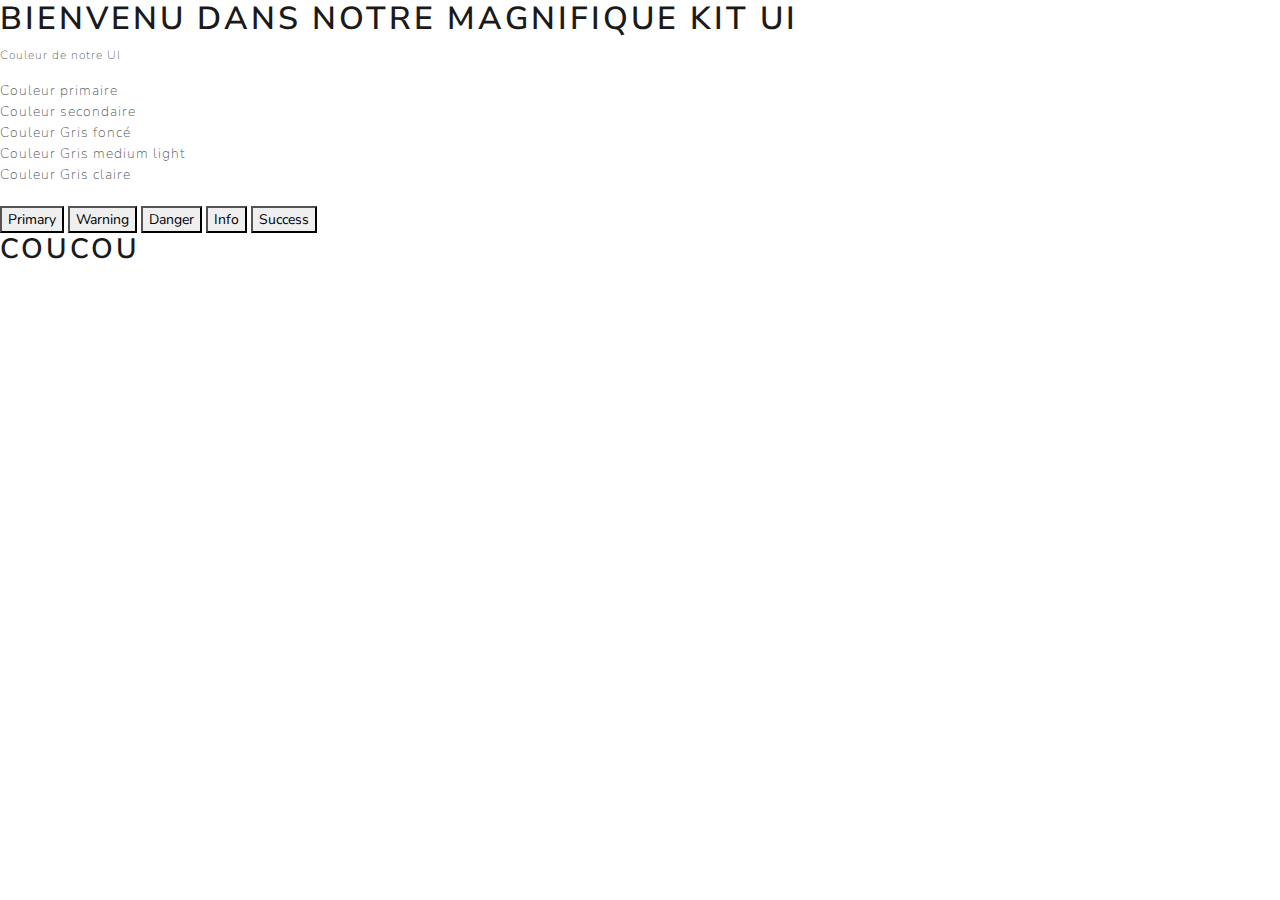
<file: index.html>
<!DOCTYPE html>
<html lang="en">
  <head>
    <meta charset="UTF-8" />
    <meta name="viewport" content="width=device-width, initial-scale=1.0" />
    <link rel="stylesheet" href="style.css" />
    <title>Document</title>
  </head>
  <body>
    <h1>Bienvenu dans notre magnifique kit UI</h1>
    <div class="box-couleur">
      <p>Couleur de notre UI</p>
      <div class="Couleur_primary Small-box">Couleur primaire</div>
      <div class="Couleur_secondary Small-box">Couleur secondaire</div>
      <div class="Couleur_gris-dark Small-box">Couleur Gris foncé</div>
      <div class="Couleur_gris-medium-light Small-box">
        Couleur Gris medium light
      </div>
      <div class="Couleur_gris-light Small-box">Couleur Gris claire</div>
    </div>
    <br />
    <button class="button button-primary">Primary</button>
    <button class="button button-warning">Warning</button>
    <button class="button button-danger">Danger</button>
    <button class="button button-info">Info</button>
    <button class="button button-success">Success</button>
    <h2>Coucou</h2>
  </body>
</html>
</file>
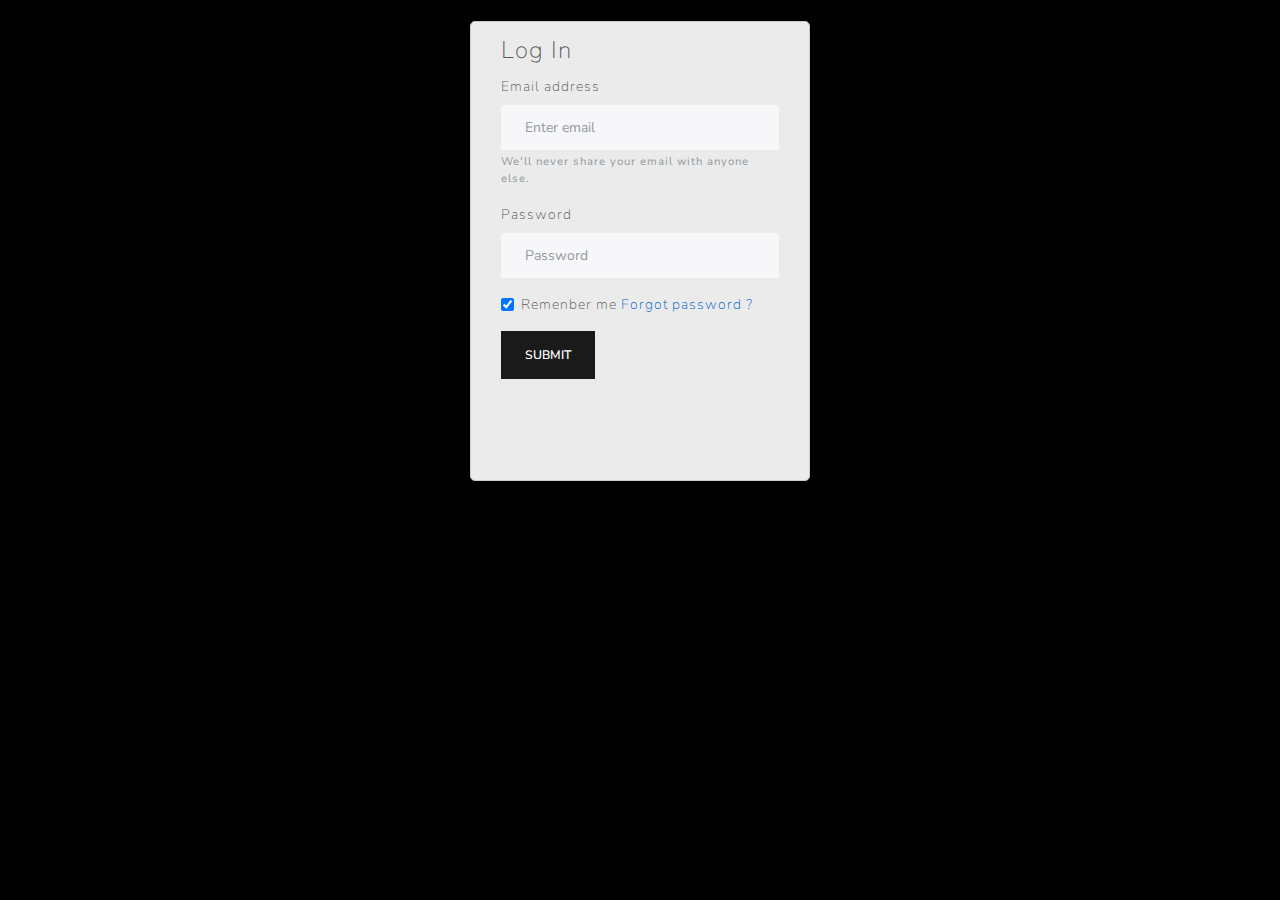
<file: authentification_form_Log-in.html>
<!DOCTYPE html>
<html lang="en">
  <head>
    <meta charset="UTF-8" />
    <meta name="viewport" content="width=device-width, initial-scale=1.0" />
    <link rel="stylesheet" href="style.css" />

    <title>Document</title>
  </head>
  <body class="form-color">
    <br />
    <div class="main-block-form">
      <form>
        <fieldset>
          <legend>Log In</legend>

          <div class="form-group">
            <label for="exampleInputEmail1">Email address</label>
            <input
              type="text"
              class="form-control"
              id="exampleInputEmail1"
              aria-describedby="emailHelp"
              placeholder="Enter email"
            />
            <small id="emailHelp" class="form-text text-muted"
              >We'll never share your email with anyone else.</small
            >
          </div>
          <div class="form-group">
            <label for="exampleInputPassword1">Password</label>
            <input
              type="password"
              class="form-control"
              id="exampleInputPassword1"
              placeholder="Password"
            />
          </div>
          <fieldset class="form-group">
            <div class="form-check">
              <label class="form-check-label">
                <input
                  class="form-check-input"
                  type="checkbox"
                  value=""
                  checked=""
                />
                Remenber me
              </label>
              <a href="forgot-password.html" style="color: #005cc8;"
                >Forgot password ?</a
              >
            </div>
          </fieldset>
          <button type="submit" class="btn btn-primary">Submit</button>
        </fieldset>
        <link />
      </form>
    </div>
  </body>
</html>
</file>
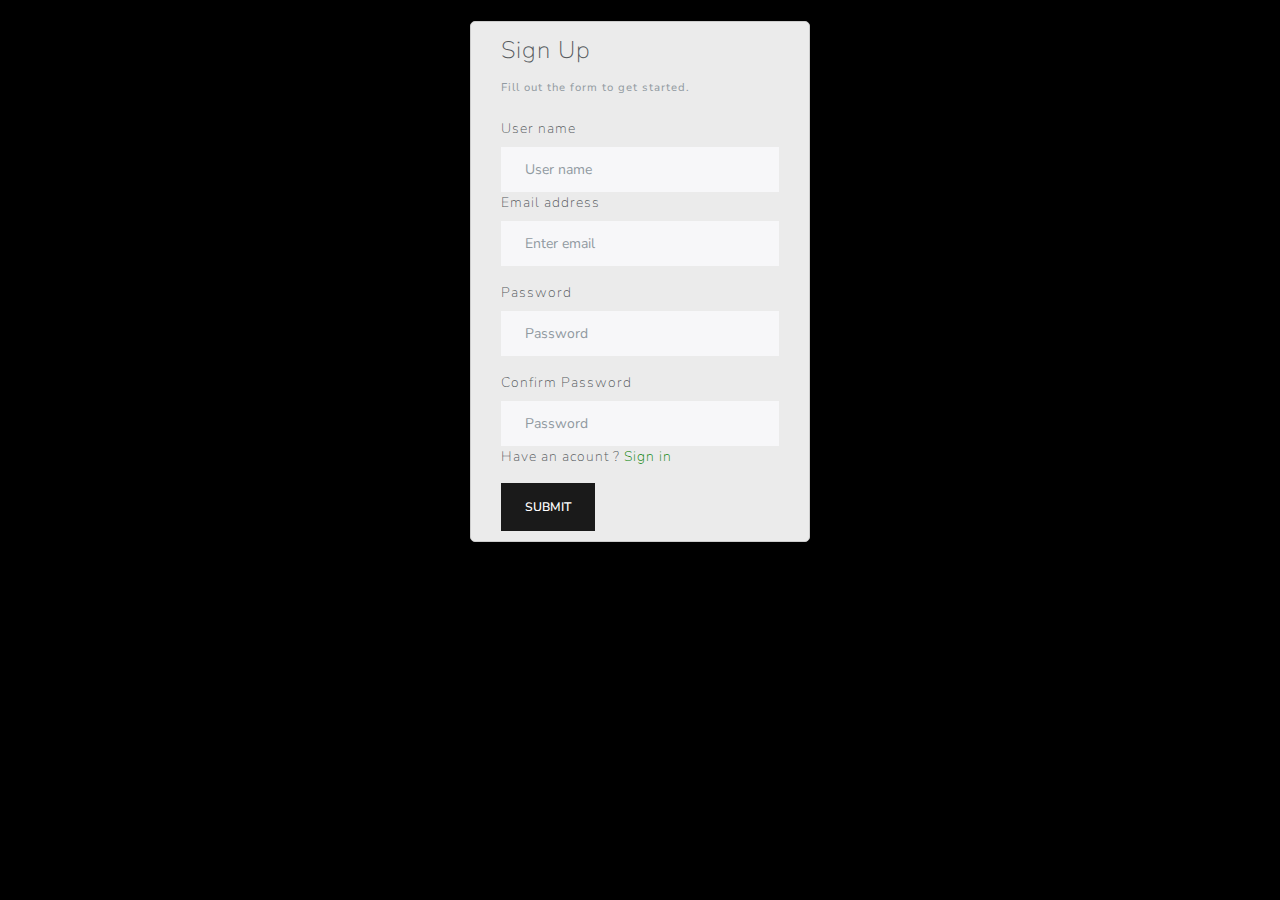
<file: authentification_form_Sign-up.html>
<!DOCTYPE html>
<html lang="en">
  <head>
    <meta charset="UTF-8" />
    <meta name="viewport" content="width=device-width, initial-scale=1.0" />
    <link rel="stylesheet" href="style.css">

    <title>Document</title>
  </head>
  <body class="form-color">
      <br/>
    <div class="main-block-form">
    <form >
      <fieldset>
        <legend>Sign Up</legend>
        <small id="emailHelp" class="form-text text-muted"
        >Fill out the form to get started.</small
      >
      <br/>
        <div class="form-group">
            <label for="exampleInputEmail1">User name</label>
            <input
              type="text"
              class="form-control"
              id="exampleInputEmail1"
              aria-describedby="emailHelp"
              placeholder="User name"
            />
          <label for="exampleInputEmail1">Email address</label>
         
          <input
            type="text"
            class="form-control"
            id="exampleInputEmail1"
            aria-describedby="emailHelp"
            placeholder="Enter email"
          />
       
         
        </div>
        <div class="form-group">
          <label for="exampleInputPassword1">Password</label>
          <input
            type="password"
            class="form-control"
            id="exampleInputPassword1"
            placeholder="Password"
          />
        </div>
        <div class="form-group">
          <label for="exampleInputPassword1">Confirm Password</label>
          <input
            type="password"
            class="form-control"
            id="exampleInputPassword1"
            placeholder="Password"
          />
          <div>
              <labe>Have an acount ?</label>
              <a href="authentification_form_Log-in.html" style="color:green">Sign in </a>
          </div>
        </div>
        <button type="submit" class="btn btn-primary">Submit</button>
      </fieldset>
    </form>
  </div>
  </body>
</html>
</file>
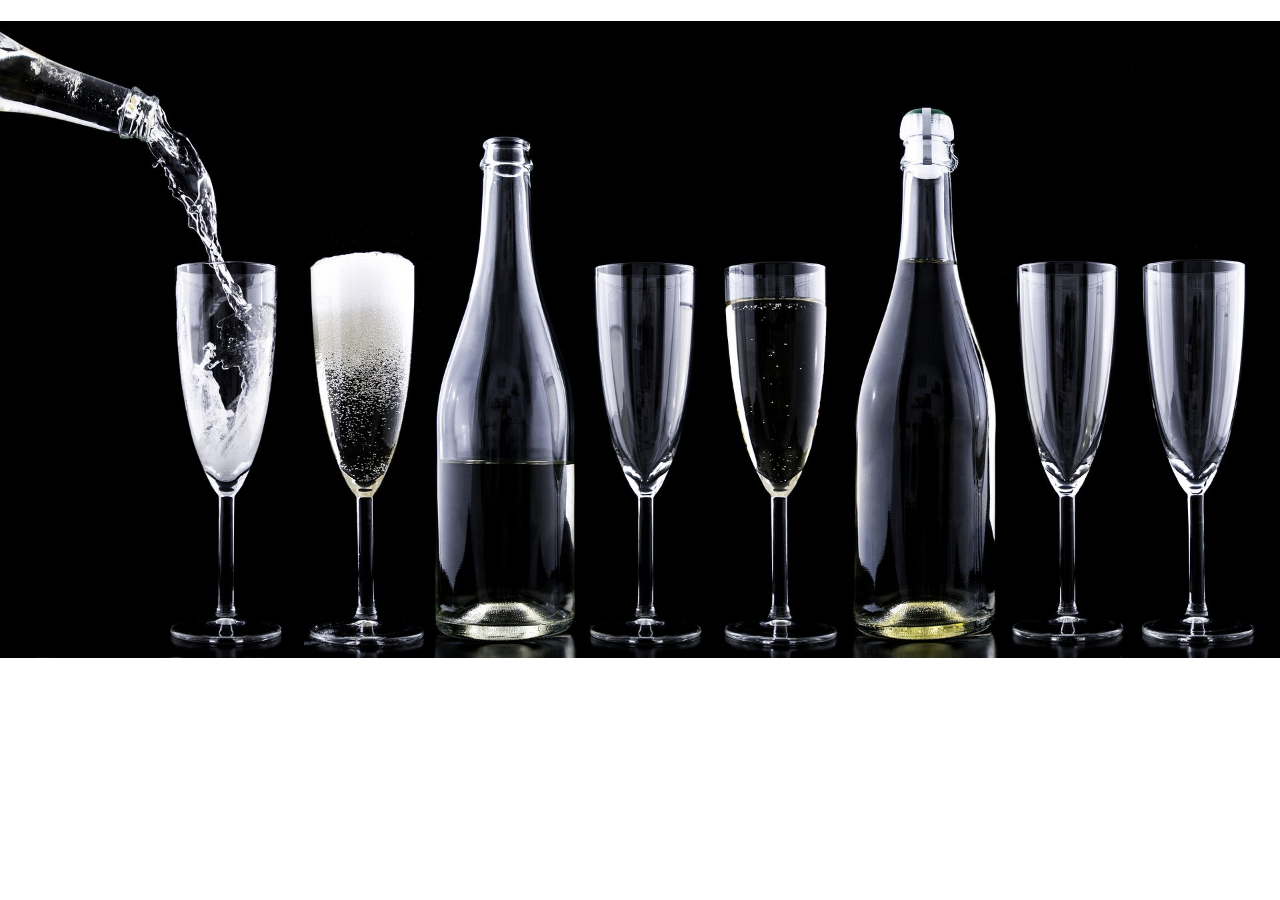
<file: banner.html>
<!DOCTYPE html>
<html lang="en">
  <head>
    <meta charset="UTF-8" />
    <meta name="viewport" content="width=device-width, initial-scale=1.0" />
    <link rel="stylesheet" href="style.css" />

    <title>Document</title>
  </head>
  <body>
    <br />
    <div>
      <img
        style="height: 100%; width: 100%; display: block;"
        src="img/ch.jpg"
        alt="Champ image"
      />
    </div>
  </body>
</html>
</file>
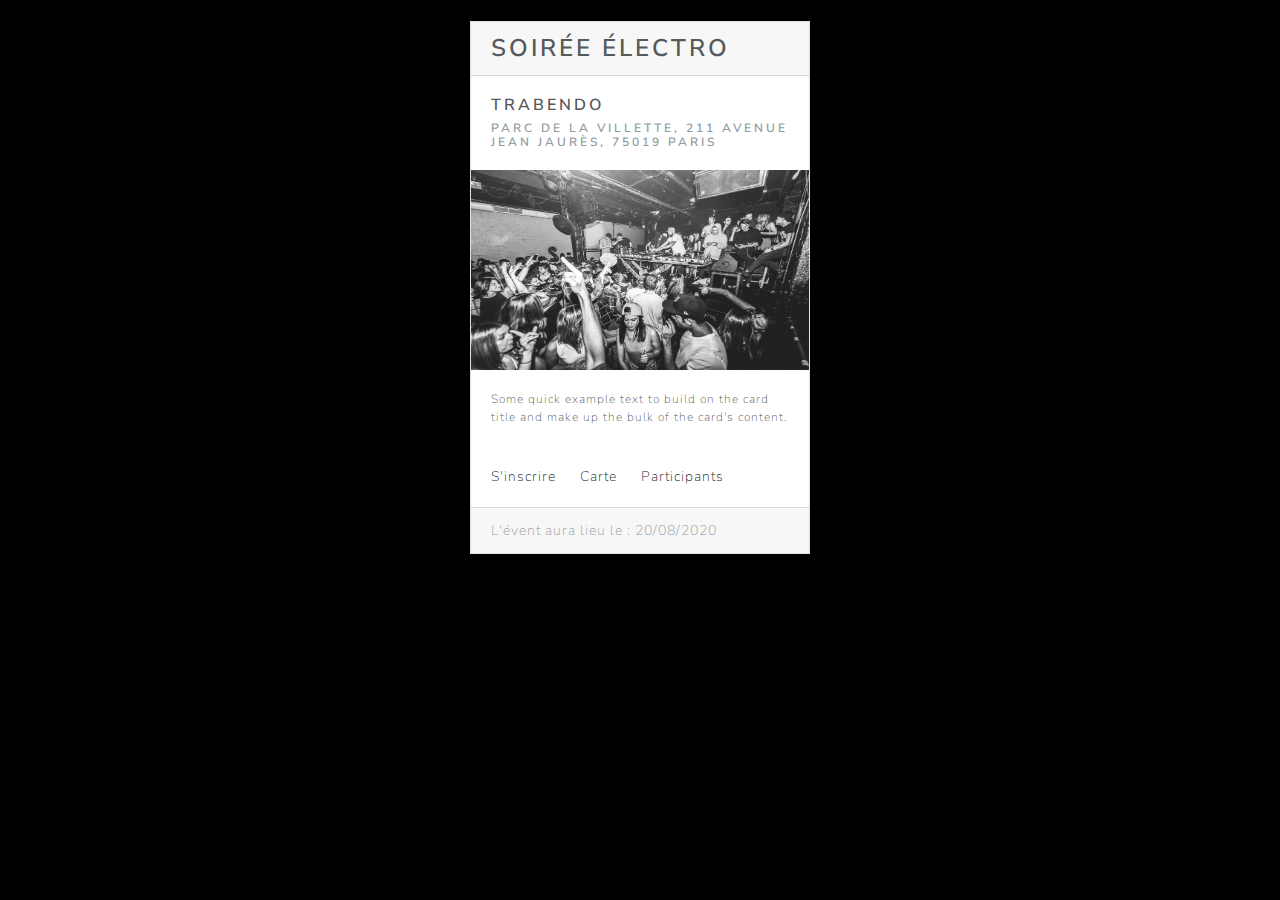
<file: event_1-card.html>
<!DOCTYPE html>
<html lang="en">
  <head>
    <meta charset="UTF-8" />
    <meta name="viewport" content="width=device-width, initial-scale=1.0" />
    <link rel="stylesheet" href="style.css" />
    <title>Document</title>
  </head>
  <body class="card-block-form">
    <br />
    <div class="card mb-3">
      <h3 class="card-header">Soirée électro</h3>
      <div class="card-body">
        <h5 class="card-title">Trabendo</h5>
        <h6 class="card-subtitle text-muted">
          Parc de la Villette, 211 Avenue Jean Jaurès, 75019 Paris
        </h6>
      </div>
      <img
        style="height: 200px; width: 100%; display: block;"
        src="img/event-exemple.jpg"
        alt="Card image"
      />
      <div class="card-body">
        <p class="card-text">
          Some quick example text to build on the card title and make up the
          bulk of the card's content.
        </p>
      </div>
      <div class="card-body">
        <a href="#" class="card-link">S'inscrire</a>
        <a href="#" class="card-link">Carte</a>
        <a href="participants_card.html" class="card-link">Participants</a>
      </div>
      <div class="card-footer text-muted">
        L'évent aura lieu le : 20/08/2020
      </div>
    </div>
  </body>
</html>
</file>
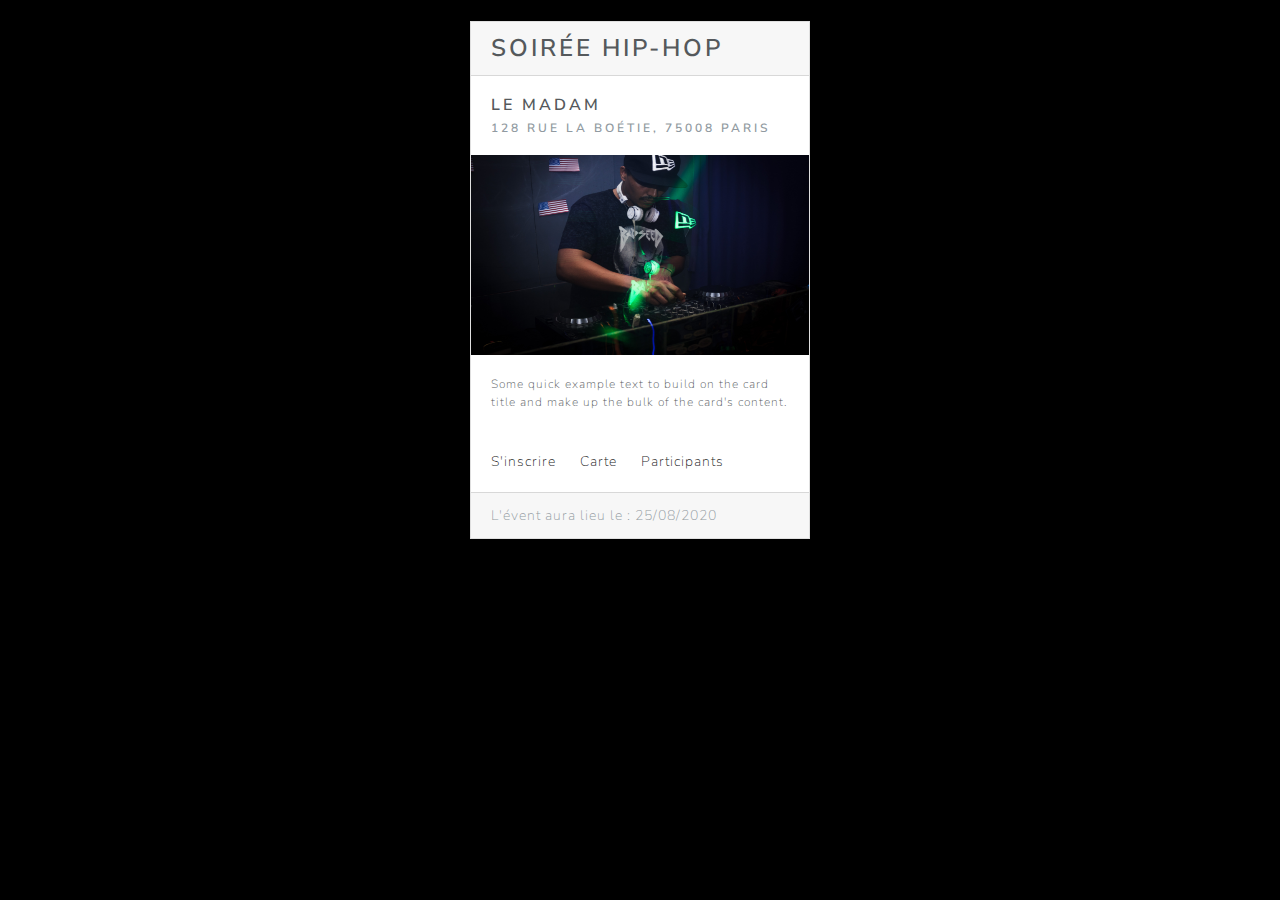
<file: event_2-card.html>
<!DOCTYPE html>
<html lang="en">
  <head>
    <meta charset="UTF-8" />
    <meta name="viewport" content="width=device-width, initial-scale=1.0" />
    <link rel="stylesheet" href="style.css" />
    <title>Document</title>
  </head>
  <body class="card-block-form">
    <br />
    </div>
    <div class="card mb-3">
      <h3 class="card-header">Soirée Hip-Hop</h3>
      <div class="card-body">
        <h5 class="card-title">Le Madam</h5>
        <h6 class="card-subtitle text-muted">
          128 Rue la Boétie, 75008 Paris
        </h6>
      </div>
      <img
        style="height: 200px; width: 100%; display: block;"
        src="img/hip-hop.jpg"
        alt="Card image"
      />
      <div class="card-body">
        <p class="card-text">
          Some quick example text to build on the card title and make up the
          bulk of the card's content.
        </p>
      </div>
      <div class="card-body">
        <a href="#" class="card-link">S'inscrire</a>
        <a href="#" class="card-link">Carte</a>
        <a href="participants_card.html" class="card-link">Participants</a>
      </div>
      <div class="card-footer text-muted">
        L'évent aura lieu le : 25/08/2020
      </div>
    </div>
    <!-- <div class="card">
      <div class="card-body">
        <h4 class="card-title">Card title</h4>
        <h6 class="card-subtitle mb-2 text-muted">Card subtitle</h6>
        <p class="card-text">
          Some quick example text to build on the card title and make up the
          bulk of the card's content.
        </p>
        <a href="#" class="card-link">Card link</a>
        <a href="#" class="card-link">Another link</a>
      </div>
    </div> -->
  </body>
</html>
</file>
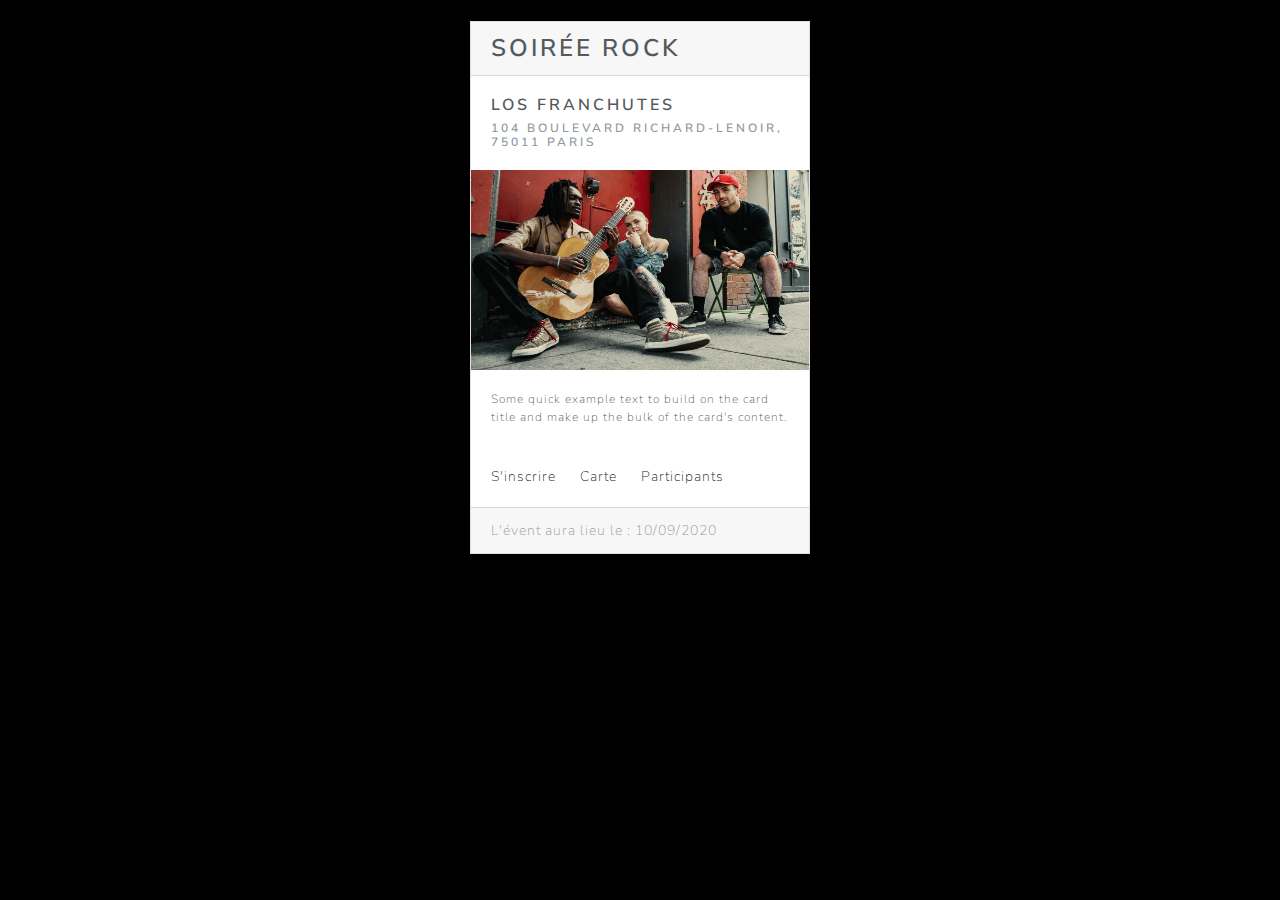
<file: event_3-card.html>
<!DOCTYPE html>
<html lang="en">
  <head>
    <meta charset="UTF-8" />
    <meta name="viewport" content="width=device-width, initial-scale=1.0" />
    <link rel="stylesheet" href="style.css" />
    <!-- <link rel="stylesheet" href="bootstrap.css" /> -->
    <title>Document</title>
  </head>
  <body class="card-block-form">
    <br />
    <div class="card mb-3">
      <h3 class="card-header">Soirée Rock</h3>
      <div class="card-body">
        <h5 class="card-title">Los Franchutes</h5>
        <h6 class="card-subtitle text-muted">
          104 Boulevard Richard-Lenoir, 75011 Paris
        </h6>
      </div>
      <img
        style="height: 200px; width: 100%; display: block;"
        src="img/rock.jpg"
        alt="Card image"
      />
      <div class="card-body">
        <p class="card-text">
          Some quick example text to build on the card title and make up the
          bulk of the card's content.
        </p>
      </div>
      <div class="card-body">
        <a href="#" class="card-link">S'inscrire</a>
        <a href="#" class="card-link">Carte</a>
        <a href="participants_card.html" class="card-link">Participants</a>
      </div>
      <div class="card-footer text-muted">
        L'évent aura lieu le : 10/09/2020
      </div>
    </div>
  </body>
</html>
</file>
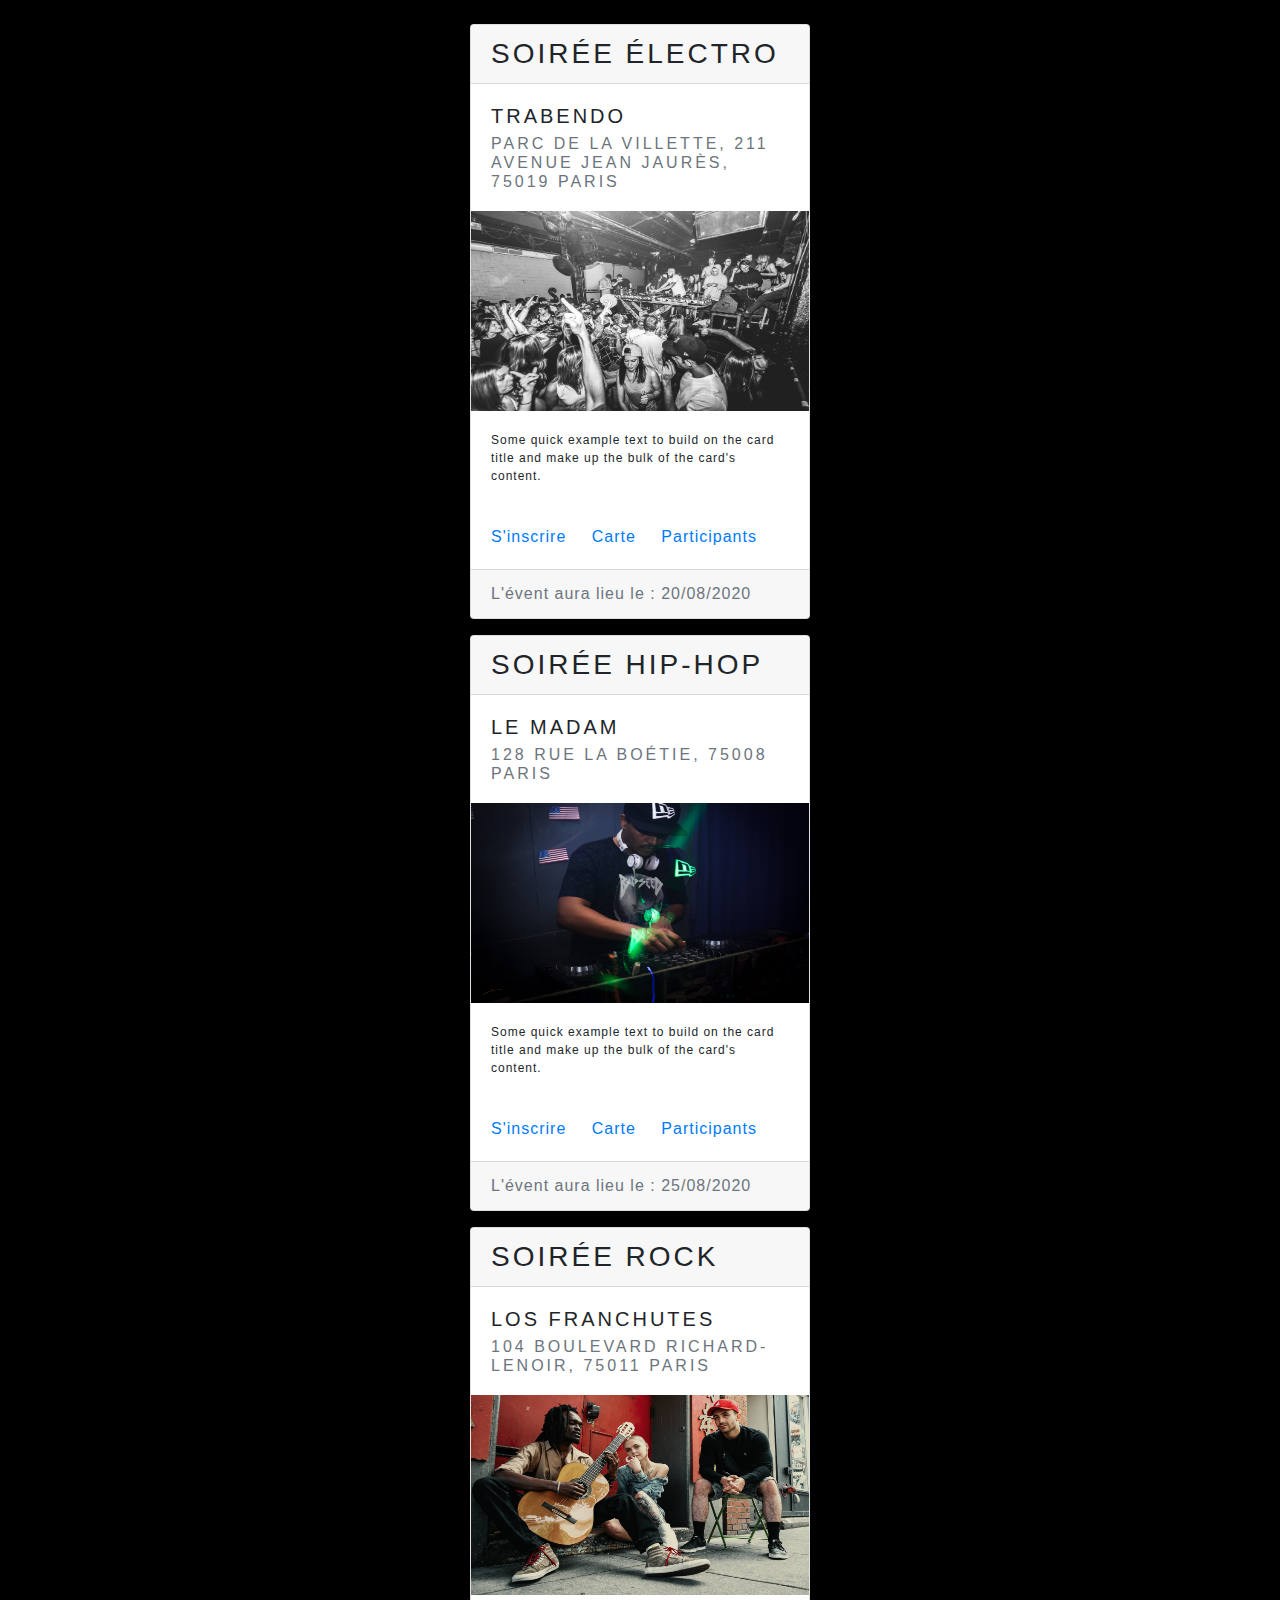
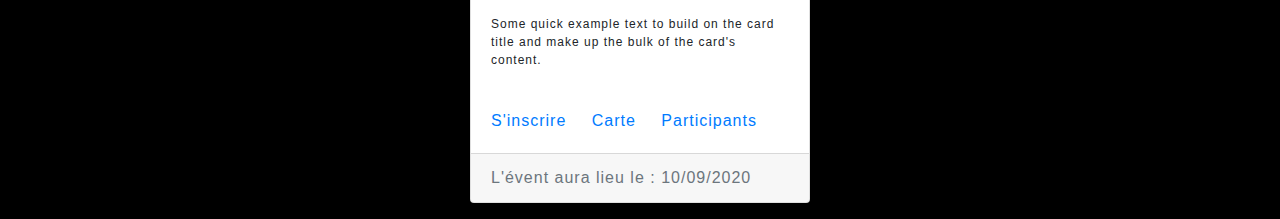
<file: events_card.html>
<!DOCTYPE html>
<html lang="en">
  <head>
    <meta charset="UTF-8" />
    <meta name="viewport" content="width=device-width, initial-scale=1.0" />
    <link rel="stylesheet" href="style.css" />
    <link
      rel="stylesheet"
      href="https://maxcdn.bootstrapcdn.com/bootstrap/4.0.0/css/bootstrap.min.css"
      integrity="sha384-Gn5384xqQ1aoWXA+058RXPxPg6fy4IWvTNh0E263XmFcJlSAwiGgFAW/dAiS6JXm"
      crossorigin="anonymous"
    />

    <title>Document</title>
  </head>
  <body class="card-block-form">
    <br />
    <div class="events-container">
      <div class="card mb-3">
        <h3 class="card-header">Soirée électro</h3>
        <div class="card-body">
          <h5 class="card-title">Trabendo</h5>
          <h6 class="card-subtitle text-muted">
            Parc de la Villette, 211 Avenue Jean Jaurès, 75019 Paris
          </h6>
        </div>
        <img
          style="height: 200px; width: 100%; display: block;"
          src="img/event-exemple.jpg"
          alt="Card image"
        />
        <div class="card-body">
          <p class="card-text">
            Some quick example text to build on the card title and make up the
            bulk of the card's content.
          </p>
        </div>
        <div class="card-body">
          <a href="#" class="card-link">S'inscrire</a>
          <a href="#" class="card-link">Carte</a>
          <a href="participants_card.html" class="card-link">Participants</a>
        </div>
        <div class="card-footer text-muted">
          L'évent aura lieu le : 20/08/2020
        </div>
      </div>
      <div class="card mb-3">
        <h3 class="card-header">Soirée Hip-Hop</h3>
        <div class="card-body">
          <h5 class="card-title">Le Madam</h5>
          <h6 class="card-subtitle text-muted">
            128 Rue la Boétie, 75008 Paris
          </h6>
        </div>
        <img
          style="height: 200px; width: 100%; display: block;"
          src="img/hip-hop.jpg"
          alt="Card image"
        />
        <div class="card-body">
          <p class="card-text">
            Some quick example text to build on the card title and make up the
            bulk of the card's content.
          </p>
        </div>
        <div class="card-body">
          <a href="#" class="card-link">S'inscrire</a>
          <a href="#" class="card-link">Carte</a>
          <a href="" class="card-link">Participants</a>
        </div>
        <div class="card-footer text-muted">
          L'évent aura lieu le : 25/08/2020
        </div>
      </div>
      <div w3-include-html="event_1-card.html"></div>
      <!-- <iframe
      id="inlineFrameExample"
      title="Inline Frame Example"
      width="300"
      height="200"
      src="event_3-card.html"
    >
    </iframe> -->
      <!-- <iframe src="event_3-card.html" seamless></iframe> -->
      <div class="card mb-3">
        <h3 class="card-header">Soirée Rock</h3>
        <div class="card-body">
          <h5 class="card-title">Los Franchutes</h5>
          <h6 class="card-subtitle text-muted">
            104 Boulevard Richard-Lenoir, 75011 Paris
          </h6>
        </div>
        <img
          style="height: 200px; width: 100%; display: block;"
          src="img/rock.jpg"
          alt="Card image"
        />
        <div class="card-body">
          <p class="card-text">
            Some quick example text to build on the card title and make up the
            bulk of the card's content.
          </p>
        </div>
        <div class="card-body">
          <a href="#" class="card-link">S'inscrire</a>
          <a href="#" class="card-link">Carte</a>
          <a href="participants_card.html" class="card-link">Participants</a>
        </div>
        <div class="card-footer text-muted">
          L'évent aura lieu le : 10/09/2020
        </div>
      </div>
    </div>
  </body>
</html>
</file>
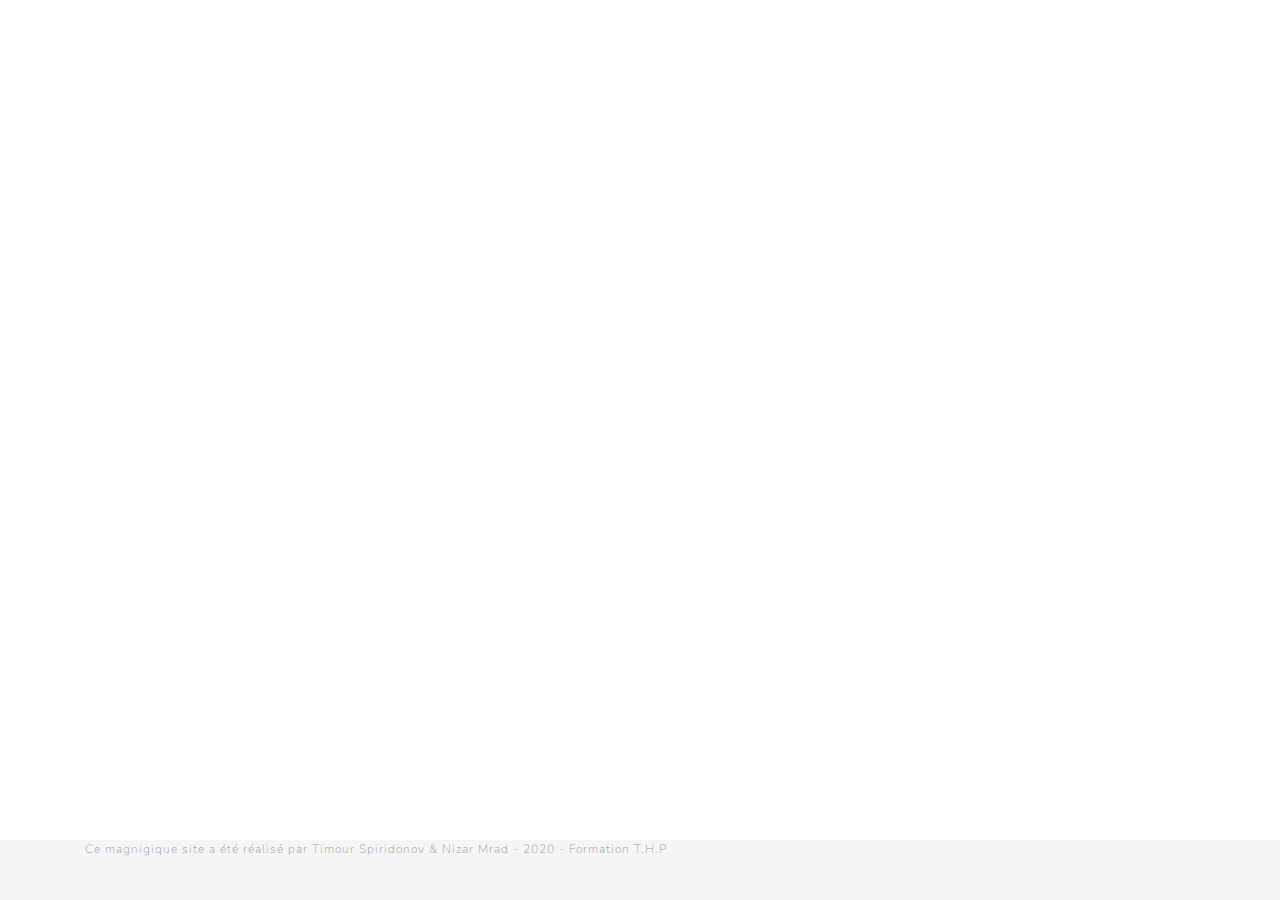
<file: footer.html>
<!DOCTYPE html>
<html lang="en">
  <head>
    <meta charset="UTF-8" />
    <meta name="viewport" content="width=device-width, initial-scale=1.0" />
    <link rel="stylesheet" href="style.css" />

    <title>Document</title>
  </head>
  <body>
    <footer class="footer">
      <div class="container">
        <p class="text-muted">
          Ce magnigique site a été réalisé par Timour Spiridonov & Nizar Mrad -
          2020 - Formation T.H.P
        </p>
      </div>
    </footer>
  </body>
</html>
</file>
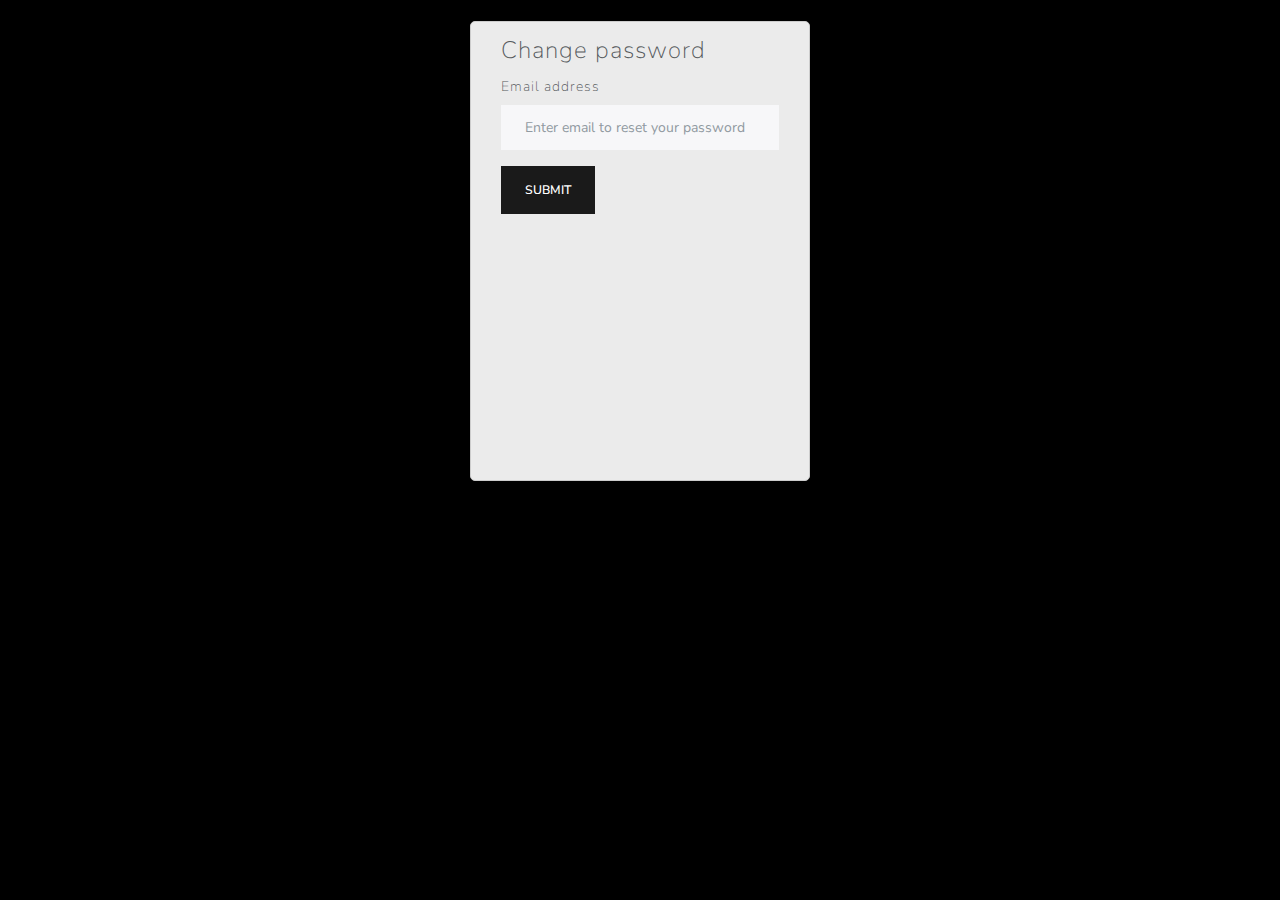
<file: forgot-password.html>
<!DOCTYPE html>
<html lang="en">
  <head>
    <meta charset="UTF-8" />
    <meta name="viewport" content="width=device-width, initial-scale=1.0" />
    <link rel="stylesheet" href="style.css">

    <title>Document</title>
  </head>
  <body class="form-color">
      <br/>
    <div class="main-block-form">
    <form >
      <fieldset>
        <legend>Change password</legend>
       
        <div class="form-group">
          <label for="exampleInputEmail1">Email address</label>
          <input
            type="text"
            class="form-control"
            id="exampleInputEmail1"
            aria-describedby="emailHelp"
            placeholder="Enter email to reset your password"
          />
        
        </div>
        </fieldset>
        <button type="submit" class="btn btn-primary">Submit</button>
      </fieldset>
      <link>
    </form>
  </div>
  </body>
</html>
</file>
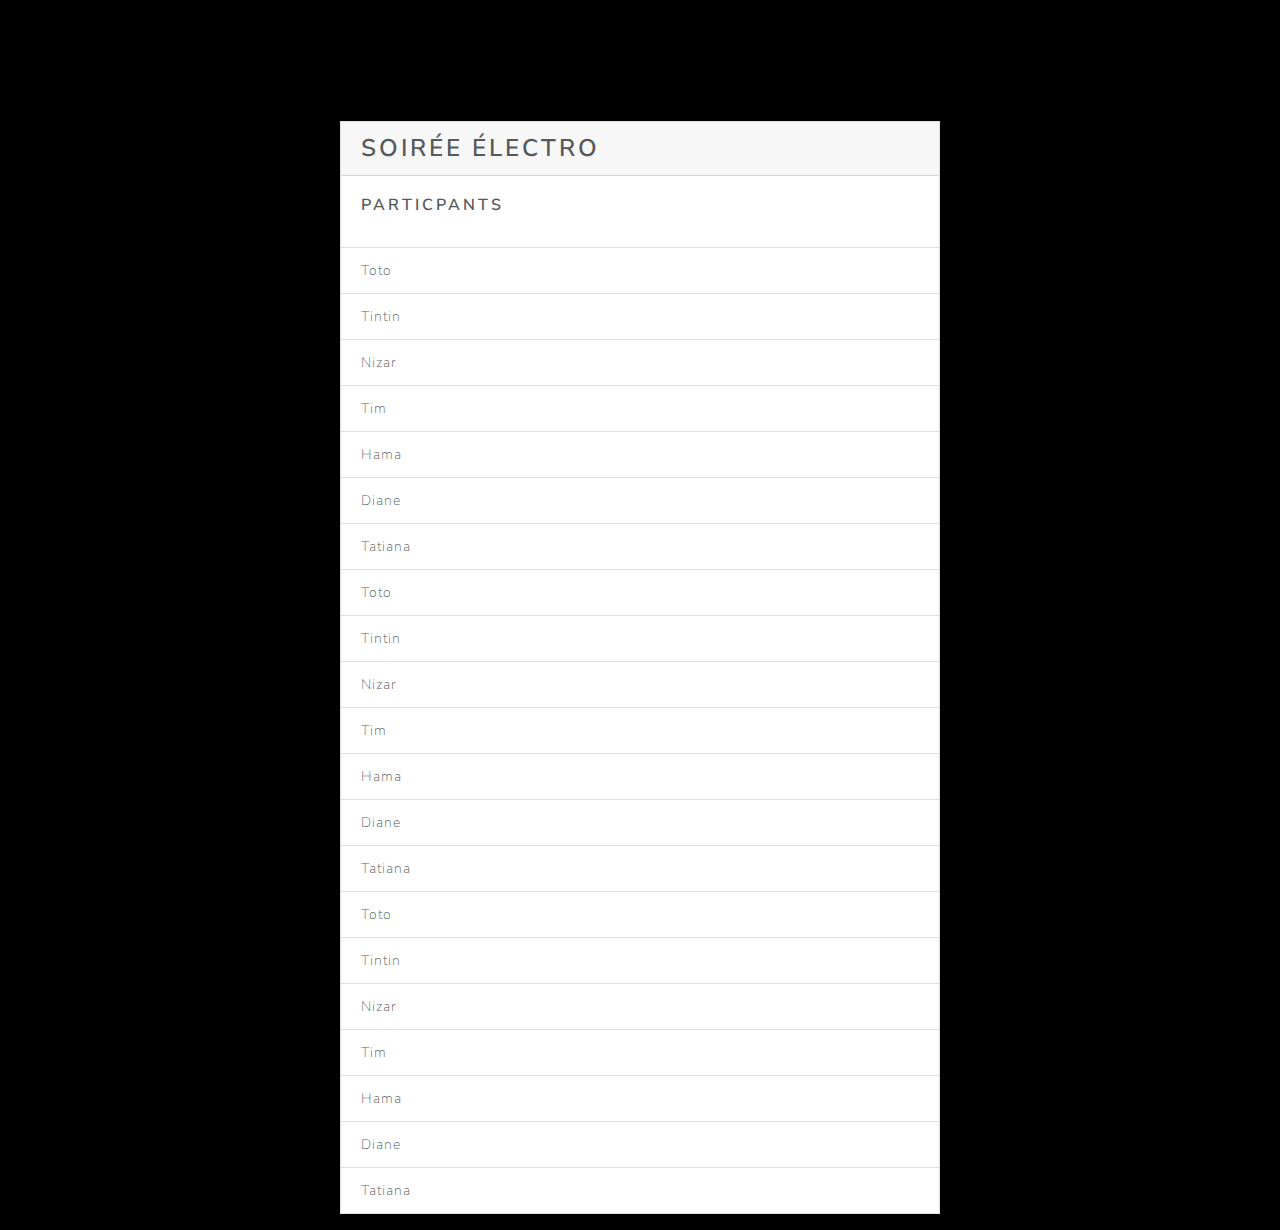
<file: more-participants.html>
<!DOCTYPE html>
<html lang="en">
  <head>
    <meta charset="UTF-8" />
    <meta name="viewport" content="width=device-width, initial-scale=1.0" />
    <link rel="stylesheet" href="style.css" />
    <!-- <link rel="stylesheet" href="bootstrap.css" /> -->
    <title>Document</title>
  </head>
  <body class="participants-block-form">
    <br />
    <div class="card mb-3">
      <h3 class="card-header">Soirée électro</h3>
      <div class="card-body">
        <h5 class="card-title">Particpants</h5>
        <!-- <h6 class="card-subtitle text-muted">Participants</h6> -->
      </div>
      <ul class="list-group list-group-flush">
        <li class="list-group-item">Toto</li>
        <li class="list-group-item">Tintin</li>
        <li class="list-group-item">Nizar</li>
        <li class="list-group-item">Tim</li>
        <li class="list-group-item">Hama</li>
        <li class="list-group-item">Diane</li>
        <li class="list-group-item">Tatiana</li>
        <li class="list-group-item">Toto</li>
        <li class="list-group-item">Tintin</li>
        <li class="list-group-item">Nizar</li>
        <li class="list-group-item">Tim</li>
        <li class="list-group-item">Hama</li>
        <li class="list-group-item">Diane</li>
        <li class="list-group-item">Tatiana</li>
        <li class="list-group-item">Toto</li>
        <li class="list-group-item">Tintin</li>
        <li class="list-group-item">Nizar</li>
        <li class="list-group-item">Tim</li>
        <li class="list-group-item">Hama</li>
        <li class="list-group-item">Diane</li>
        <li class="list-group-item">Tatiana</li>
      </ul>
    </div>
  </body>
</html>
</file>
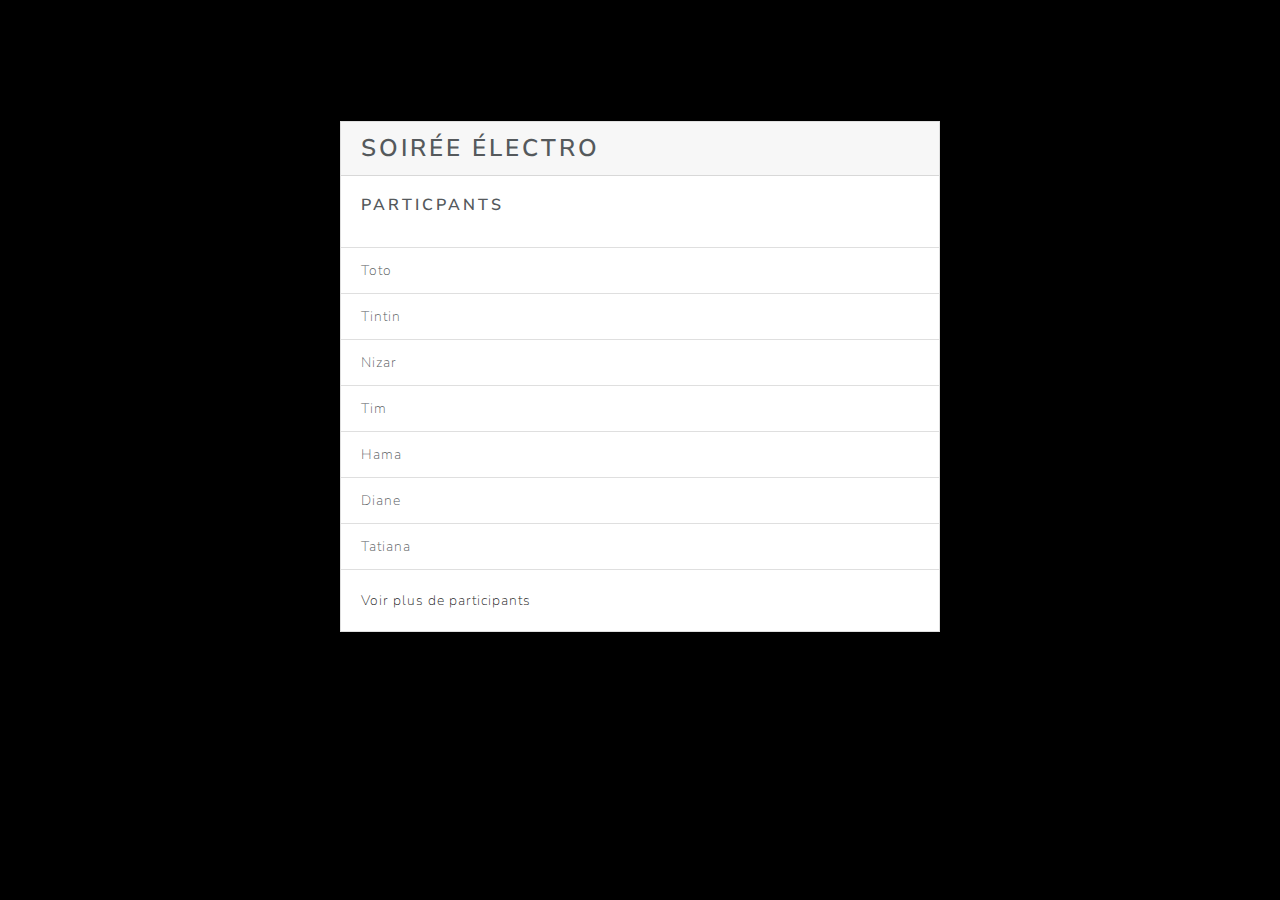
<file: participants_card.html>
<!DOCTYPE html>
<html lang="en">
  <head>
    <meta charset="UTF-8" />
    <meta name="viewport" content="width=device-width, initial-scale=1.0" />
    <link rel="stylesheet" href="style.css" />
    <title>Document</title>
  </head>
  <body class="participants-block-form">
    <br />
    <div class="card mb-3">
      <h3 class="card-header">Soirée électro</h3>
      <div class="card-body">
        <h5 class="card-title">Particpants</h5>
        <!-- <h6 class="card-subtitle text-muted">Participants</h6> -->
      </div>
      <ul class="list-group list-group-flush">
        <li class="list-group-item">Toto</li>
        <li class="list-group-item">Tintin</li>
        <li class="list-group-item">Nizar</li>
        <li class="list-group-item">Tim</li>
        <li class="list-group-item">Hama</li>
        <li class="list-group-item">Diane</li>
        <li class="list-group-item">Tatiana</li>
      </ul>
      <div class="card-body">
        <a href="more-participants.html" class="card-link"
          >Voir plus de participants</a
        >
      </div>
    </div>
  </body>
</html>
</file>
